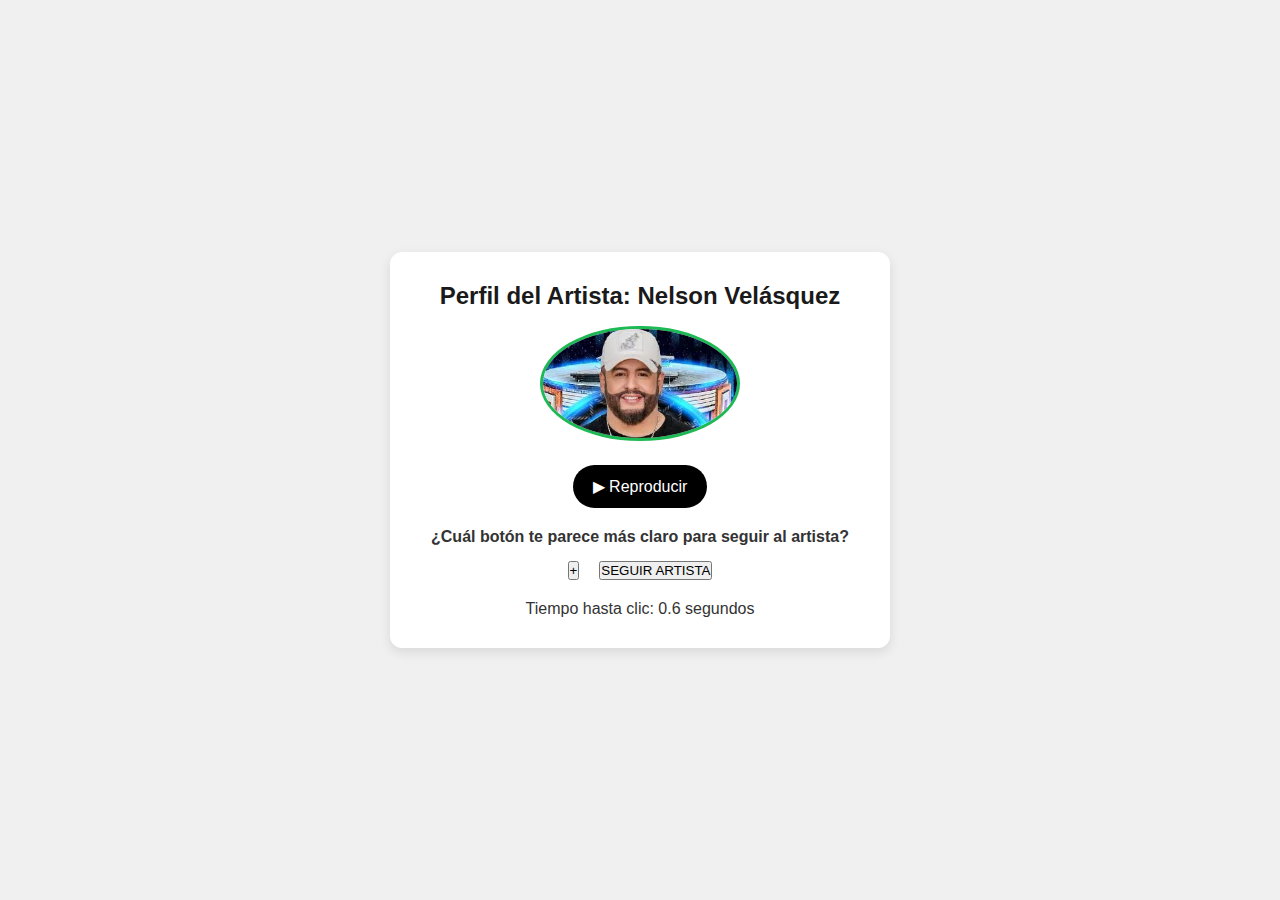
<file: index.html>
<!DOCTYPE html>
<html lang="es">
<head>
    <meta charset="UTF-8">
    <meta name="viewport" content="width=device-width, initial-scale=1.0">
    <title>Prueba A/B - spotify</title>
    <link rel="stylesheet" href="styles.css">
</head>
<body>
    <div class="container">
        <h1>Perfil del Artista: Nelson Velásquez</h1>
        <img src="images.jpeg/Nelson_Velasquez.jpeg" alt="Nelson Velásquez" class="artist-img" />

        <div class="action-buttons">
            <button id="play-btn">▶ Reproducir</button>
        </div>

        <!--Comparación entre ambos botones-->
        <div class="comparison">
            <p><strong>¿Cuál botón te parece más claro para seguir al artista?</strong></p>
            <div class="buttons-comparison">
                <!--Botón versión A-->
                <button id="follow-btn-a" class="btn-a">+</button>
                <!--Botón versión B-->
                <button id="follow-btn-b" class="btn-b">SEGUIR ARTISTA</button>
            </div>
        </div>

        <p id="timer">Tiempo: 0.0 segundos</p>
    </div>

    <script src="script.js"></script>
</body>
</html>
</file>
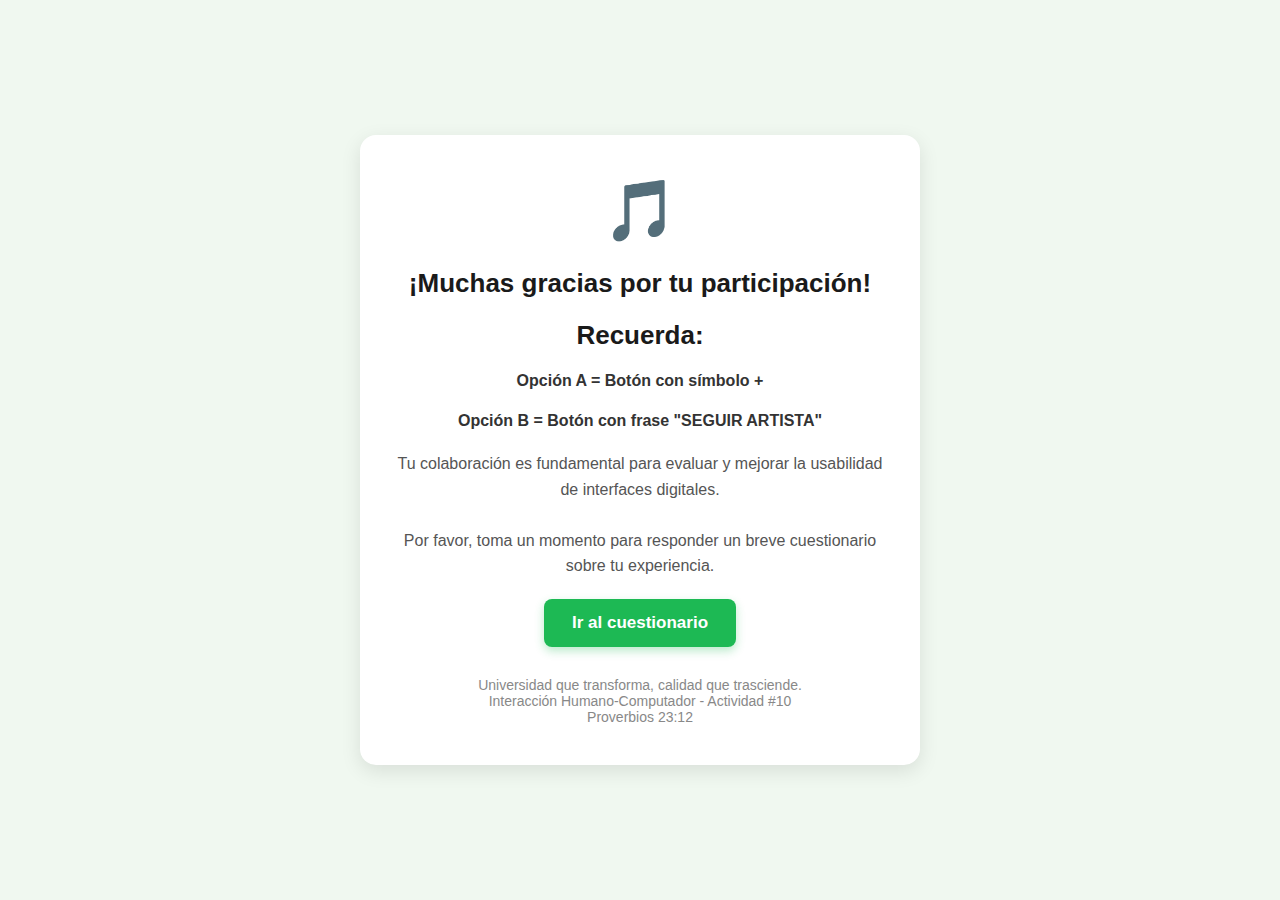
<file: gracias.html>
<!DOCTYPE html>
<html lang="es">
<head>
    <meta charset="UTF-8" />
    <meta name="viewport" content="width=device-width, initial-scale=1.0" />
    <title>Gracias por tu participación</title>
    <style>
    /* Estilos generales */
    body {
        font-family: 'Segoe UI', sans-serif;
        background-color: #f0f8f0;
        color: #333;
        display: flex;
        justify-content: center;
        align-items: center;
        min-height: 100vh;
        margin: 0;
        }

    /* Contenedor principal */
    .container {
        text-align: center;
        background: white;
        padding: 40px 30px;
        border-radius: 16px;
        box-shadow: 0 6px 20px rgba(0, 0, 0, 0.1);
        width: 90%;
        max-width: 500px;
    }

    /* Icono de agradecimiento */
    .icon {
        font-size: 60px;
        color: #1DB954;
        margin-bottom: 20px;
    }

    /* Título */
    h2 {
        font-size: 26px;
        color: #1a1a1a;
        margin-bottom: 16px;
    }

    /* Texto descriptivo */
    p {
        font-size: 16px;
        line-height: 1.6;
        color: #555;
        margin-bottom: 20px;
    }

    /* Botón para ir al formulario */
    .btn-form {
        background-color: #1DB954;
        color: white;
        border: none;
        padding: 14px 28px;
        border-radius: 8px;
        font-size: 17px;
        font-weight: bold;
        cursor: pointer;
        transition: all 0.3s ease;
        box-shadow: 0 4px 10px rgba(29, 185, 84, 0.3);
    }

    .btn-form:hover {
        background-color: #1ed760;
        transform: scale(1.05);
        box-shadow: 0 6px 14px rgba(29, 185, 84, 0.4);
    }

    /* Pie de página */
    .footer {
        margin-top: 30px;
        font-size: 14px;
        color: #888;
    }
    </style>
</head>
<body>
    <div class="container">
    <!-- Emoji de música -->
    <div class="icon">🎵</div>

    <h2>¡Muchas gracias por tu participación!</h2>
    <h2>Recuerda:</h2>
        <h4>Opción A = Botón con símbolo +</h4> 
        <h4>Opción B = Botón con frase "SEGUIR ARTISTA"</h4>

    <p>
        Tu colaboración es fundamental para evaluar y mejorar la usabilidad de interfaces digitales.
        <br><br>
        Por favor, toma un momento para responder un breve cuestionario sobre tu experiencia.
    </p>

    <!-- Botón que abre el formulario de Google -->
    <button class="btn-form" id="openForm">Ir al cuestionario</button>

    <div class="footer">
        Universidad que transforma, calidad que trasciende.<br>
        Interacción Humano-Computador - Actividad #10<br>
        Proverbios 23:12
    </div>
    </div>

    <script>
    // Enlace al formulario de Google Forms
    const GOOGLE_FORM_URL = 'https://docs.google.com/forms/d/1mSR5PL_RpRgHiXXOZ3efXe0axt9rw-DRX81dENt11vs/edit';

    // Escuchar el clic en el botón
    document.getElementById('openForm').addEventListener('click', function () {
    
        window.open(GOOGLE_FORM_URL, '_blank');

        this.disabled = true;
        this.textContent = 'Abriendo...';
        setTimeout(() => {
        this.textContent = '¡Gracias!';
    }, 1000);
    });
    </script>
</body>
</html>
</file>
<file: styles.css>
/*Reset de márgenes y padding para todos los elementos*/
* {
    margin: 0;
    padding: 0;
    box-sizing: border-box;
}

/*Estilos generales de la página*/
body {
    font-family: 'Segoe UI', Tahoma, Geneva, Verdana, sans-serif;
    background-color: #f0f0f0;
    color: #333;
    display: flex;
    justify-content: center;
    align-items: center;
    min-height: 100vh;
}

/*Estilo del contenedor principal*/
.container {
    text-align: center;
    background: white;
    padding: 30px;
    border-radius: 12px;
    box-shadow: 0 4px 12px rgba(0,0,0,0.1);
    width: 90%;
    max-width: 500px;
}

/*Estilo del contenedor principal*/
.container {
    text-align: center;
    background: white;
    padding: 30px;
    border-radius: 12px;
    box-shadow: 0 4px 12px rgba(0,0,0,0.1);
    width: 90%;
    max-width: 500px;
}

/*Estilo para el título*/
h1 {
    font-size: 24px;
    margin-bottom: 16px;
    color: #1a1a1a;
}

/*Estilo para la imagen del artista*/
.artist-img {
    width: 100%;
    max-width: 200px;
    border-radius: 50%;
    margin-bottom: 20px;
    border: 3px solid #1DB954;
}


.action-buttons {
    display: flex;
    gap: 15px;
    justify-content: center;
    margin-bottom: 20px;
}

/*Estilo para el botón de reproducción*/
#play-btn {
    background-color: #000;
    color: white;
    border: none;
    padding: 12px 20px;
    border-radius: 30px;
    font-size: 16px;
    cursor: pointer;
    transition: 0.4s;
}

/*Realizo efecto hover del botón de reproducción*/
#play-btn:hover {
    background-color: #222;
}

/*Sección de comparación*/
.comparison {
    margin: 20px 0;
}
.comparison p {
    font-size: 16px;
    margin-bottom: 15px;
    color: #333;
    font-weight: 500;
}

.buttons-comparison {
    display: flex;
    justify-content: center;
    gap: 20px;
    margin-top: 10px;
}
</file>
